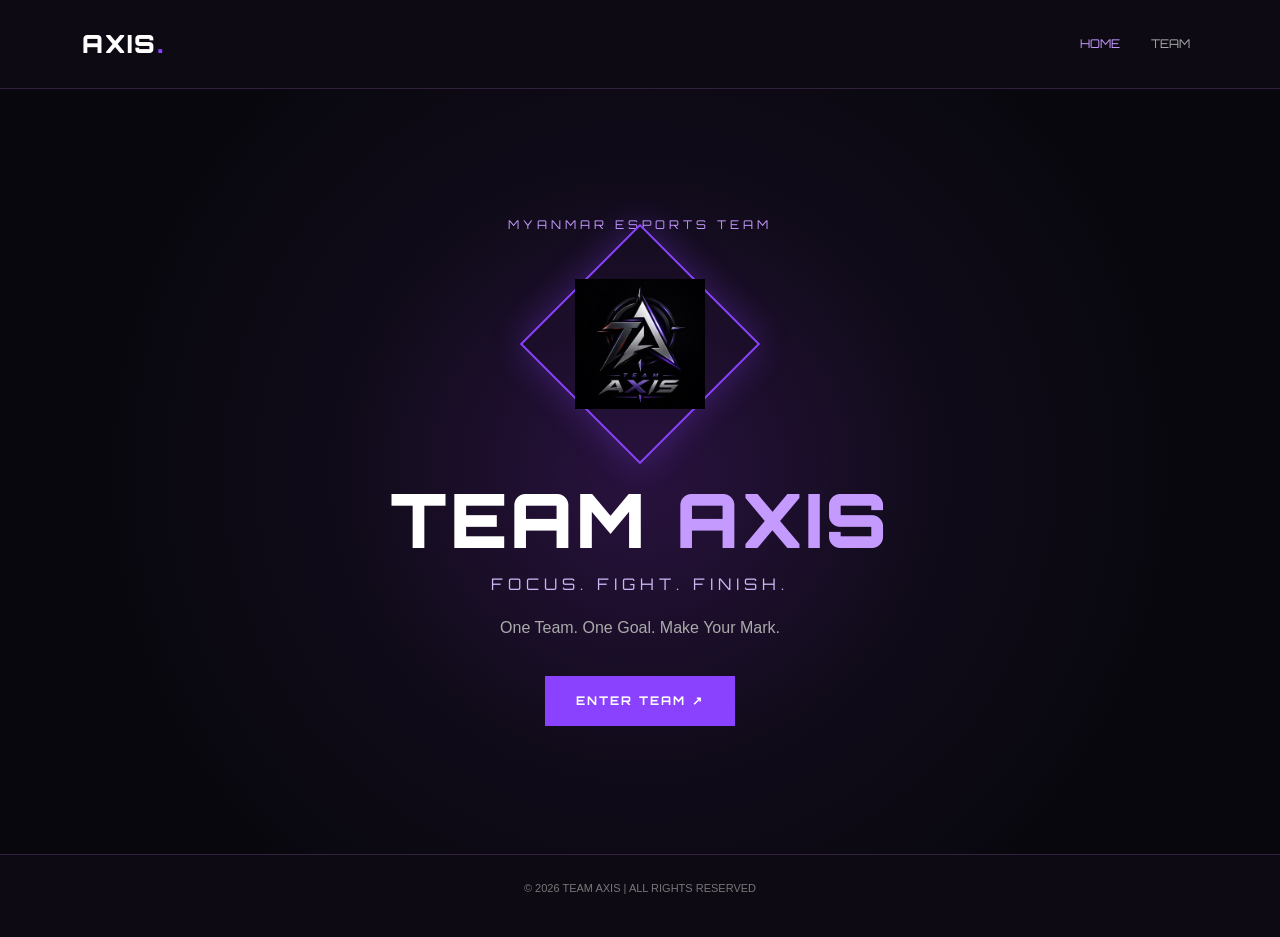
<file: index.html>
<!DOCTYPE html>
<html lang="en">
<head>
    <meta charset="UTF-8">
    <meta name="viewport" content="width=device-width, initial-scale=1.0">

    <title>TEAM AXIS | Home</title>

    <!-- Bootstrap 5 -->
    <link href="https://cdn.jsdelivr.net/npm/bootstrap@5.3.8/dist/css/bootstrap.min.css"
          rel="stylesheet">

    <!-- Custom CSS -->
    <link rel="stylesheet" href="style.css">
</head>

<body>

<!-- NAVBAR -->
<nav class="navbar navbar-expand-lg navbar-dark">
    <div class="container">

        <a class="navbar-brand" href="index.html">
            AXIS<span>.</span>
        </a>

        <div class="navbar-nav ms-auto">
            <a class="nav-link active" href="index.html">HOME</a>
            <a class="nav-link" href="team.html">TEAM</a>
        </div>

    </div>
</nav>


<!-- HERO SECTION -->
<section class="hero d-flex align-items-center text-center">

    <div class="container">

        <p class="subtitle">MYANMAR ESPORTS TEAM</p>

        <!-- TEAM LOGO -->
        <div class="logo-box">
            <img src="../photo_2026-10-10_09-55-39.jpg"
                 alt="Team Axis Logo"
                 class="team-logo">
        </div>

        <!-- TEAM NAME -->
        <h1 class="team-title">
            TEAM <span>AXIS</span>
        </h1>

        <p class="tagline">
            FOCUS. FIGHT. FINISH.
        </p>

        <p class="description">
            One Team. One Goal. Make Your Mark.
        </p>

        <!-- BUTTON -->
        <a href="team.html" class="btn enter-btn">
            ENTER TEAM ↗
        </a>

    </div>

</section>


<footer class="text-center">
    <p>© 2026 TEAM AXIS | ALL RIGHTS RESERVED</p>
</footer>

</body>
</html>
</file>
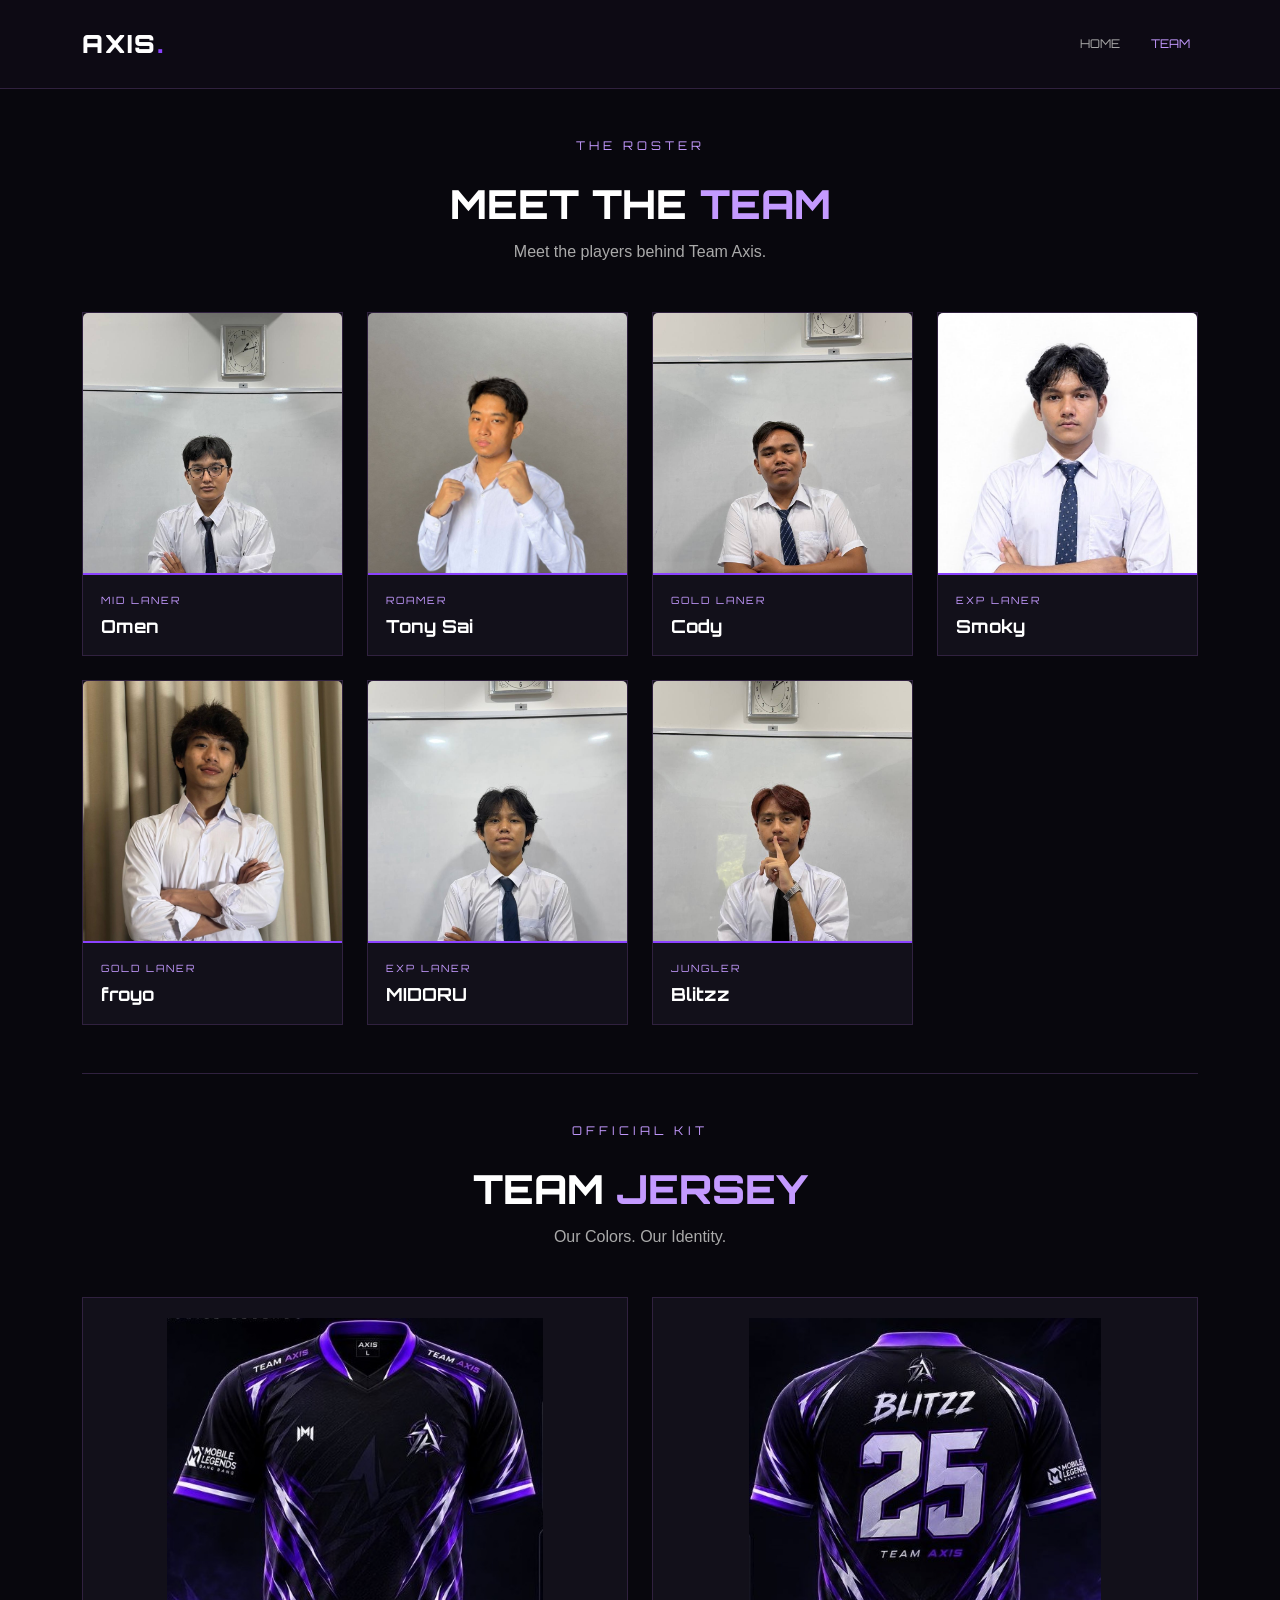
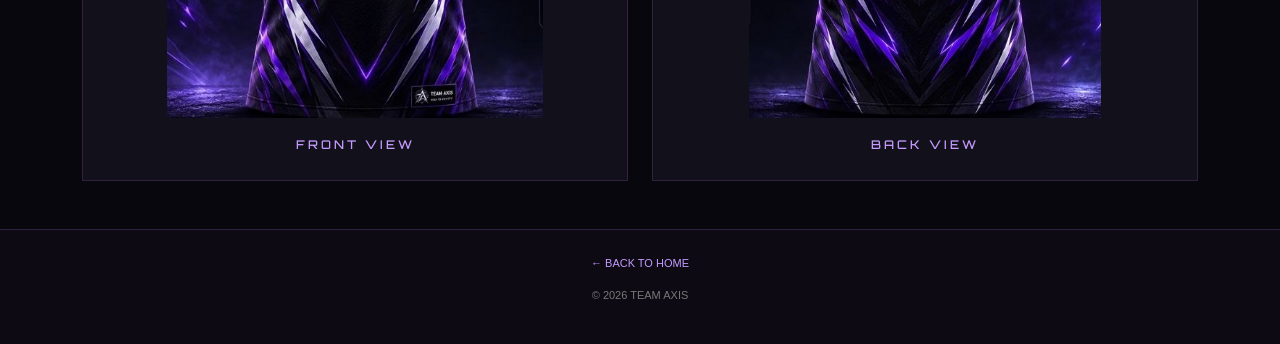
<file: team.html>
<!DOCTYPE html>
<html lang="en">
<head>
    <meta charset="UTF-8">
    <meta name="viewport" content="width=device-width, initial-scale=1.0">

    <title>TEAM AXIS | Players</title>

    <!-- Bootstrap 5 -->
    <link href="https://cdn.jsdelivr.net/npm/bootstrap@5.3.8/dist/css/bootstrap.min.css"
          rel="stylesheet">

    <link rel="stylesheet" href="style.css">
</head>

<body>

<!-- NAVBAR -->
<nav class="navbar navbar-expand-lg navbar-dark">
    <div class="container">

        <a class="navbar-brand" href="index.html">
            AXIS<span>.</span>
        </a>

        <div class="navbar-nav ms-auto">
            <a class="nav-link" href="index.html">HOME</a>
            <a class="nav-link active" href="team.html">TEAM</a>
        </div>

    </div>
</nav>


<!-- TEAM TITLE -->
<section class="container py-5">

    <div class="section-title text-center mb-5">

        <p class="subtitle">THE ROSTER</p>

        <h1>MEET THE <span>TEAM</span></h1>

        <p>Meet the players behind Team Axis.</p>

    </div>


    <!-- PLAYER CARDS -->
    <div class="row g-4">


        <!-- PLAYER 1 -->
        <div class="col-6 col-md-4 col-lg-3">

            <div class="card player-card">

                <img src="../photo_2026-10-11_10-05-18.jpg"
                     class="card-img-top"
                     alt="Omen">

                <div class="card-body">

                    <p class="player-role">MID LANER</p>

                    <h5 class="card-title">Omen</h5>

                </div>

            </div>

        </div>


        <!-- PLAYER 2 -->
        <div class="col-6 col-md-4 col-lg-3">

            <div class="card player-card">

                <img src="../photo_2026-10-11_10-05-22.jpg"
                     class="card-img-top"
                     alt="Tony Sai">

                <div class="card-body">

                    <p class="player-role">ROAMER</p>

                    <h5 class="card-title">Tony Sai</h5>

                </div>

            </div>

        </div>


        <!-- PLAYER 3 -->
        <div class="col-6 col-md-4 col-lg-3">

            <div class="card player-card">

                <img src="../photo_2026-10-11_10-05-25.jpg"
                     class="card-img-top"
                     alt="Cody">

                <div class="card-body">

                    <p class="player-role">GOLD LANER</p>

                    <h5 class="card-title">Cody</h5>

                </div>

            </div>

        </div>


        <!-- PLAYER 4 -->
        <div class="col-6 col-md-4 col-lg-3">

            <div class="card player-card">

                <img src="../photo_2026-10-11_10-05-12.jpg"
                     class="card-img-top"
                     alt="Smoky">

                <div class="card-body">

                    <p class="player-role">EXP LANER</p>

                    <h5 class="card-title">Smoky</h5>

                </div>

            </div>

        </div>


        <!-- PLAYER 5 -->
        <div class="col-6 col-md-4 col-lg-3">

            <div class="card player-card">

                <img src="../photo_2026-10-11_10-05-20.jpg"
                     class="card-img-top"
                     alt="froyo">

                <div class="card-body">

                    <p class="player-role">GOLD LANER</p>

                    <h5 class="card-title">froyo</h5>

                </div>

            </div>

        </div>


        <!-- PLAYER 6 -->
        <div class="col-6 col-md-4 col-lg-3">

            <div class="card player-card">

                <img src="../photo_2026-10-11_10-05-27.jpg"
                     class="card-img-top"
                     alt="MIDORU">

                <div class="card-body">

                    <p class="player-role">EXP LANER</p>

                    <h5 class="card-title">MIDORU</h5>

                </div>

            </div>

        </div>


        <!-- PLAYER 7 -->
        <div class="col-6 col-md-4 col-lg-3">

            <div class="card player-card">

                <img src="../photo_2026-10-11_10-05-30.jpg"
                     class="card-img-top"
                     alt="Blitzz">
                     <div class="card-body">

                    <p class="player-role">JUNGLER</p>

                    <h5 class="card-title">Blitzz</h5>

                </div>

            </div>

        </div>

    </div>


    <!-- JERSEY SECTION -->
    <section class="jersey-section mt-5 pt-5">

        <div class="section-title text-center mb-5">

            <p class="subtitle">OFFICIAL KIT</p>

            <h2>TEAM <span>JERSEY</span></h2>

            <p>Our Colors. Our Identity.</p>

        </div>


        <div class="row g-4">

            <!-- FRONT JERSEY -->
            <div class="col-md-6">

                <div class="jersey-card">

                    <img src="../photo_2026-10-12_09-27-24.jpg"
                         alt="Team Axis Jersey Front">

                    <h5>FRONT VIEW</h5>

                </div>

            </div>


            <!-- BACK JERSEY -->
            <div class="col-md-6">

                <div class="jersey-card">

                    <img src="../photo_2026-10-12_09-33-00.jpg"
                         alt="Team Axis Jersey Back">

                    <h5>BACK VIEW</h5>

                </div>

            </div>

        </div>

    </section>

</section>


<footer class="text-center">

    <a href="index.html">← BACK TO HOME</a>

    <p>© 2026 TEAM AXIS</p>

</footer>

</body>
</html>
</file>
<file: style.css>
@import url('https://fonts.googleapis.com/css2?family=Orbitron:wght@400;600;700;800;900&display=swap');


/* GENERAL */

* {
    margin: 0;
    padding: 0;
    box-sizing: border-box;
}

body {
    background: #08070d;
    color: white;
    font-family: Arial, sans-serif;
}

:root {
    --purple: #8b42ff;
    --light-purple: #c49aff;
    --dark: #08070d;
}


/* NAVBAR */

.navbar {
    background: #0d0a14;
    padding: 20px 0;
    border-bottom: 1px solid #30213f;
}

.navbar-brand {
    font-family: Orbitron, sans-serif;
    font-weight: 900;
    font-size: 25px;
    letter-spacing: 2px;
    color: white;
}

.navbar-brand span {
    color: var(--purple);
}

.nav-link {
    color: #aaa !important;
    font-family: Orbitron, sans-serif;
    font-size: 12px;
    margin-left: 15px;
}

.nav-link:hover,
.nav-link.active {
    color: var(--light-purple) !important;
}


/* HOME PAGE */

.hero {
    min-height: 85vh;
    position: relative;
    overflow: hidden;
    background:
        radial-gradient(
            circle at center,
            #29123f 0%,
            #100b19 40%,
            #08070d 75%
        );
}

.subtitle {
    color: var(--light-purple);
    font-family: Orbitron, sans-serif;
    font-size: 12px;
    letter-spacing: 4px;
    margin-bottom: 25px;
}

.logo-box {
    margin: auto;
    width: 170px;
    height: 170px;
    display: flex;
    justify-content: center;
    align-items: center;
    border: 2px solid var(--purple);
    transform: rotate(45deg);
    box-shadow: 0 0 35px #8b42ff55;
}

.team-logo {
    width: 130px;
    height: 130px;
    object-fit: contain;
    transform: rotate(-45deg);
}

.team-title {
    font-family: Orbitron, sans-serif;
    font-weight: 900;
    font-size: clamp(35px, 7vw, 75px);
    margin-top: 45px;
    letter-spacing: 3px;
}

.team-title span,
.section-title span {
    color: var(--light-purple);
}

.tagline {
    font-family: Orbitron, sans-serif;
    letter-spacing: 5px;
    color: #cdb6f5;
}

.description {
    color: #aaa;
    margin-top: 20px;
}

.enter-btn {
    margin-top: 20px;
    padding: 15px 30px;
    background: var(--purple);
    color: white;
    border: 1px solid var(--purple);
    border-radius: 0;
    font-family: Orbitron, sans-serif;
    font-size: 12px;
    font-weight: bold;
    letter-spacing: 2px;
    transition: 0.3s;
}

.enter-btn:hover {
    background: transparent;
    color: white;
    box-shadow: 0 0 25px #8b42ff88;
    transform: translateY(-3px);
}


/* TEAM PAGE */

.section-title h1,
.section-title h2 {
    font-family: Orbitron, sans-serif;
    font-weight: 800;
    font-size: clamp(25px, 5vw, 40px);
}

.section-title > p:last-child {
    color: #aaa;
    margin-top: 12px;
}


/* PLAYER CARDS */

.player-card {
    background: #12101a;
    color: white;
    border: 1px solid #30213f;
    border-radius: 0;
    overflow: hidden;
    transition: 0.3s;
}

.player-card:hover {
    transform: translateY(-7px);
    border-color: var(--purple);
    box-shadow: 0 10px 30px #8b42ff22;
}

.player-card .card-img-top {
    width: 100%;
    height: 260px;
    object-fit: cover;
    object-position: top center;
    background: #21142e;
}

.player-card .card-body {
    border-top: 2px solid var(--purple);
    padding: 18px;
}

.player-role {
    color: var(--light-purple);
    font-family: Orbitron, sans-serif;
    font-size: 10px;
    letter-spacing: 2px;
    margin-bottom: 8px;
}

.card-title {
    font-family: Orbitron, sans-serif;
    font-weight: 700;
    font-size: 18px;
    margin: 0;
}


/* JERSEY */

.jersey-section {
    border-top: 1px solid #30213f;
}

.jersey-card {
    background: #12101a;
    border: 1px solid #30213f;
    padding: 20px;
    text-align: center;
    transition: 0.3s;
}

.jersey-card:hover {
    border-color: var(--purple);
}

.jersey-card img {
    width: 100%;
    height: 400px;
    object-fit: contain;
}

.jersey-card h5 {
    color: var(--light-purple);
    font-family: Orbitron, sans-serif;
    font-size: 12px;
    letter-spacing: 3px;
    margin-top: 20px;
}


/* FOOTER */

footer {
    background: #0d0a14;padding: 25px 10px;
    border-top: 1px solid #30213f;
    color: #777;
    font-size: 11px;
}

footer a {
    display: inline-block;
    color: var(--light-purple);
    text-decoration: none;
    margin-bottom: 15px;
}


/* MOBILE RESPONSIVE */

@media (max-width: 576px) {

    .navbar {
        padding: 15px 0;
    }

    .logo-box {
        width: 130px;
        height: 130px;
    }

    .team-logo {
        width: 100px;
        height: 100px;
    }

    .team-title {
        margin-top: 35px;
    }

    .player-card .card-img-top {
        height: 200px;
    }

    .player-card .card-body {
        padding: 12px;
    }

    .card-title {
        font-size: 15px;
    }

    .jersey-card img {
        height: 300px;
    }

}
</file>
